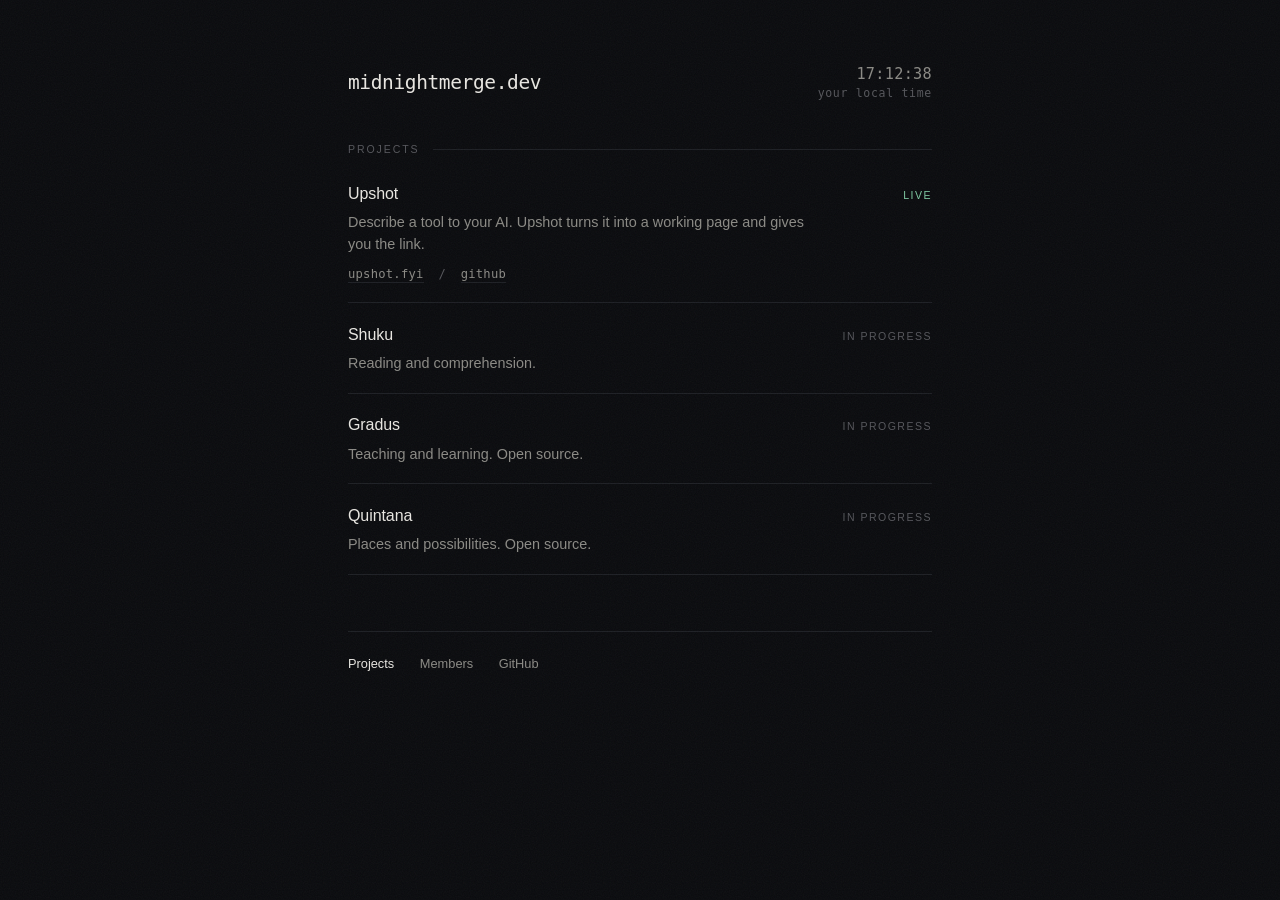
<file: index.html>
<!doctype html>
<html lang="en">
<head>
<meta charset="utf-8">
<meta name="viewport" content="width=device-width, initial-scale=1">
<meta name="color-scheme" content="dark">
<title>Midnight Merge</title>
<meta name="description" content="Midnight Merge.">
<link rel="stylesheet" href="style.css">
<link rel="icon" type="image/svg+xml" href="/favicon.svg">
</head>
<body>
<main>

  <header class="masthead">
    <h1 class="brand"><a href="/">midnightmerge.dev</a></h1>
    <div class="clock mono" data-clock>
      <span class="time">--:--:--</span>
      <span class="note">your local time</span>
    </div>
  </header>


  <section>
    <h2 class="label">Projects</h2>
    <ul class="list">
      <li>
        <div class="row">
          <span class="name">Upshot</span>
          <span class="state live">Live</span>
          <p class="desc">Describe a tool to your AI. Upshot turns it into a working page and gives you the link.</p>
          <p class="links mono">
            <a href="https://upshot.fyi">upshot.fyi</a>
            <span class="sep">/</span>
            <a href="https://github.com/midnight-merge/upshot">github</a>
          </p>
        </div>
      </li>
      <li>
        <div class="row">
          <span class="name">Shuku</span>
          <span class="state">In progress</span>
          <p class="desc">Reading and comprehension.</p>
        </div>
      </li>
      <li>
        <div class="row">
          <span class="name">Gradus</span>
          <span class="state">In progress</span>
          <p class="desc">Teaching and learning. Open source.</p>
        </div>
      </li>
      <li>
        <div class="row">
          <span class="name">Quintana</span>
          <span class="state">In progress</span>
          <p class="desc">Places and possibilities. Open source.</p>
        </div>
      </li>
    </ul>
  </section>

  <footer>
    <a href="/" aria-current="page">Projects</a>
    <a href="/members.html">Members</a>
    <a href="https://github.com/midnight-merge">GitHub</a>
  </footer>

</main>
<script src="clock.js"></script>
</body>
</html>
</file>
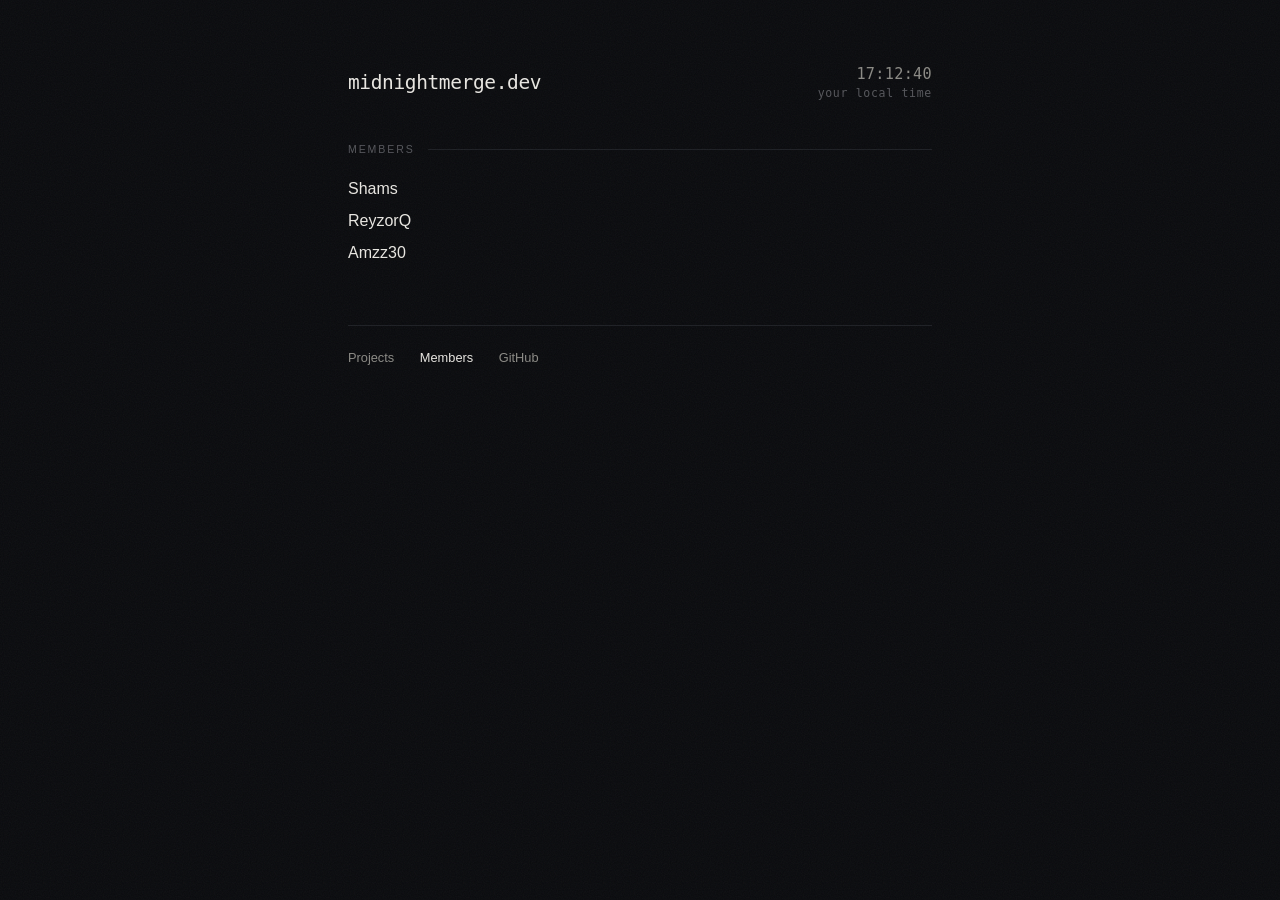
<file: members.html>
<!doctype html>
<html lang="en">
<head>
<meta charset="utf-8">
<meta name="viewport" content="width=device-width, initial-scale=1">
<meta name="color-scheme" content="dark">
<title>Members — Midnight Merge</title>
<meta name="description" content="The people behind Midnight Merge.">
<link rel="stylesheet" href="style.css">
<link rel="icon" type="image/svg+xml" href="/favicon.svg">
</head>
<body>
<main>

  <header class="masthead">
    <h1 class="brand"><a href="/">midnightmerge.dev</a></h1>
    <div class="clock mono" data-clock>
      <span class="time">--:--:--</span>
      <span class="note">your local time</span>
    </div>
  </header>

  <section>
    <h2 class="label">Members</h2>
    <ul class="people">
      <li>Shams</li>
      <li>ReyzorQ</li>
      <li>Amzz30</li>
    </ul>
  </section>

  <footer>
    <a href="/">Projects</a>
    <a href="/members.html" aria-current="page">Members</a>
    <a href="https://github.com/midnight-merge">GitHub</a>
  </footer>

</main>
<script src="clock.js"></script>
</body>
</html>
</file>
<file: style.css>
/* Midnight Merge — cold ink, warm lamp. Mono for data, sans for prose. */

:root {
  --ink:    #0a0b0e;
  --raised: #101216;
  --text:   #e9e7e2;   /* warm off-white, not pure */
  --muted:  #8b8a85;
  --faint:  #55565b;
  --rule:   #1d1f24;
  --amber:  #e2a044;   /* the lamp that's still on */
  --live:   #7ec9a2;
}

* { box-sizing: border-box; }

html {
  -webkit-font-smoothing: antialiased;
  -moz-osx-font-smoothing: grayscale;
}

body {
  background: var(--ink);
  color: var(--text);
  font-family: ui-sans-serif, -apple-system, "Segoe UI", Inter, Helvetica, Arial, sans-serif;
  font-size: 16px;
  line-height: 1.6;
  margin: 0;
  min-height: 100vh;
}

/* film grain — keeps the flat dark from looking like a template */
body::after {
  content: "";
  position: fixed;
  inset: 0;
  pointer-events: none;
  z-index: 2;
  opacity: 0.05;
  background-image: url("data:image/svg+xml,%3Csvg xmlns='http://www.w3.org/2000/svg' width='140' height='140'%3E%3Cfilter id='n'%3E%3CfeTurbulence type='fractalNoise' baseFrequency='0.85' numOctaves='3'/%3E%3C/filter%3E%3Crect width='100%25' height='100%25' filter='url(%23n)'/%3E%3C/svg%3E");
}

.mono {
  font-family: ui-monospace, SFMono-Regular, "SF Mono", Menlo, Consolas, monospace;
  font-variant-numeric: tabular-nums;
}

main {
  position: relative;
  z-index: 1;
  max-width: 40rem;
  margin: 0 auto;
  padding: 4rem 1.75rem 5rem;
}

/* ---------- masthead ---------- */

.masthead {
  display: flex;
  align-items: center;
  justify-content: space-between;
  gap: 2rem;
}

.brand {
  font-family: ui-monospace, SFMono-Regular, "SF Mono", Menlo, Consolas, monospace;
  font-size: 1.22rem;
  font-weight: 500;
  letter-spacing: -0.02em;
  margin: 0;
}

.brand a { color: inherit; text-decoration: none; }

.clock {
  text-align: right;
  font-size: 0.72rem;
  line-height: 1.4;
  color: var(--faint);
  letter-spacing: 0.06em;
  white-space: nowrap;
}

.clock .time {
  display: block;
  font-size: 0.95rem;
  letter-spacing: 0.02em;
  color: var(--muted);
  transition: color 400ms ease;
}

/* the one hour the name is literally true */
.clock.witching .time { color: var(--amber); }

/* ---------- sections ---------- */

section { margin-top: 2.5rem; }

.label {
  display: flex;
  align-items: center;
  gap: 0.85rem;
  font-size: 0.66rem;
  font-weight: 500;
  text-transform: uppercase;
  letter-spacing: 0.18em;
  color: var(--faint);
  margin: 0 0 0.25rem;
}

.label::after {
  content: "";
  flex: 1;
  height: 1px;
  background: var(--rule);
}

/* ---------- listing rows ---------- */

.list { list-style: none; margin: 0; padding: 0; }

.list > li { border-bottom: 1px solid var(--rule); }

.row {
  display: grid;
  grid-template-columns: 1fr auto;
  align-items: baseline;
  gap: 0 1rem;
  padding: 1.15rem 0.7rem;
  margin: 0 -0.7rem;
  text-decoration: none;
  color: inherit;
  border-radius: 3px;
  transition: background 150ms ease;
}

a.row:hover { background: var(--raised); }

.name {
  font-size: 1rem;
  font-weight: 500;
  letter-spacing: -0.005em;
}

a.row:hover .name { color: var(--amber); }

.state {
  font-size: 0.66rem;
  letter-spacing: 0.14em;
  text-transform: uppercase;
  color: var(--faint);
  white-space: nowrap;
}

.state.live { color: var(--live); }

.desc {
  grid-column: 1 / -1;
  color: var(--muted);
  font-size: 0.9rem;
  line-height: 1.55;
  margin: 0.3rem 0 0;
  max-width: 30rem;
}

.links {
  grid-column: 1 / -1;
  margin: 0.55rem 0 0;
  font-size: 0.76rem;
  letter-spacing: 0.02em;
}

.links a {
  color: var(--muted);
  text-decoration: none;
  border-bottom: 1px solid var(--rule);
  padding-bottom: 1px;
  transition: color 150ms ease, border-color 150ms ease;
}

.links a:hover { color: var(--amber); border-bottom-color: var(--amber); }

.links .sep { color: var(--faint); margin: 0 0.45rem; }

.role {
  grid-column: 3;
  font-size: 0.72rem;
  color: var(--faint);
  letter-spacing: 0.04em;
}

.people {
  list-style: none;
  margin: 0.9rem 0 0;
  padding: 0;
  font-size: 1rem;
  line-height: 2;
}

/* ---------- footer ---------- */

footer {
  margin-top: 3.5rem;
  padding-top: 1.4rem;
  border-top: 1px solid var(--rule);
  display: flex;
  flex-wrap: wrap;
  gap: 0.5rem 1.6rem;
  align-items: baseline;
  font-size: 0.8rem;
  color: var(--faint);
}

footer a {
  color: var(--muted);
  text-decoration: none;
  border-bottom: 1px solid transparent;
  transition: color 150ms ease, border-color 150ms ease;
}

footer a:hover { color: var(--text); border-bottom-color: var(--amber); }

footer a[aria-current="page"] { color: var(--text); }

@media (max-width: 34rem) {
  main { padding: 3rem 1.25rem 4rem; }
  .brand { font-size: 1.02rem; }

  /* keep the caption — just tighten it up */
  .masthead { gap: 1rem; }
  .clock { font-size: 0.66rem; }
  .clock .time { font-size: 0.88rem; }
  section { margin-top: 2.75rem; }
}
</file>
